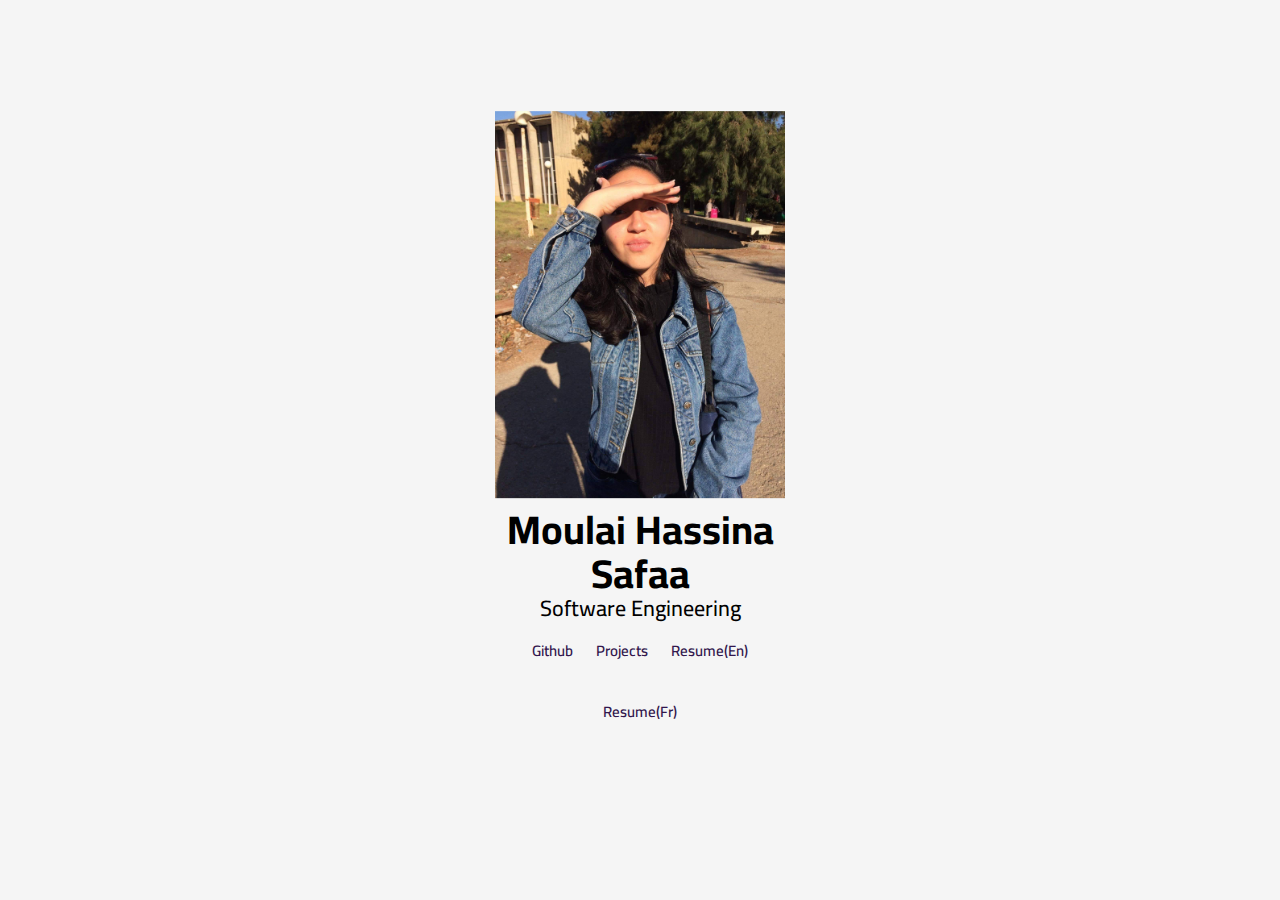
<file: index.html>
<!DOCTYPE html>
<html>
<head>
    <!-- /*~~~~~ Moulai Hassina Safaa Website ~~~~~*/ -->

    <meta charset="utf-8">
    <meta http-equiv="X-UA-Compatible" content="IE=edge">
    <meta name="viewport" content="width=device-width, initial-scale=1, maximum-scale=1"/>

    <meta name="keywords" content="Moulai Hassina Safaa"> 
    <meta name="copyright" content="Moulai Hassina Safaa">
    <meta name="author" content="Moulai Hassina Safaa, moulaihassinasafaa@outlook.com">
    <meta name="url" content="https://sinou-web.github.io/moulaihassina.github.io">
 
    <meta property="og:title" content="Moulai Hassina Safaa">


    <meta property="og:url" content="https://sinou-web.github.io/moulaihassina.github.io">
    <meta property="og:locale" content="fr_FR" />
    <meta property="og:type" content="website" />
    <meta property="og:site_name" content="Moulai Hassina Safaa - Personal Website" />
    <meta property="twitter:title" content="Moulai Hassina Safaa">
    <meta property="twitter:description" content="">

    <title>Moulai Hassina Safaa - Personal Website</title>
    <link rel="icon" href="assets/img/bear-favicon.png">
    <link rel="stylesheet" href="assets/css/bootstrap.css">
    <link href="https://fonts.googleapis.com/css?family=Cairo" rel="stylesheet">
    <link rel="stylesheet" href="assets/css/style.css">
    <link rel="stylesheet" href="assets/css/responsive.css">
    <!--<script async src="https://www.googletagmanager.com/gtag/js?id=UA-133359723-1"></script>-->
   
</head>
<body> 
    <section id="home">
        <div class="container">
            <div class="position-center-center">
                <div class="col-lg-6 col-lg-offset-3">
                    <img src="assets/img/brown-bear.jpg">
                </div>  
                <div class="col-lg-6 col-lg-offset-3">
                    <h1>Moulai Hassina Safaa</h1>
                    <h2>Software Engineering</h2>
                </div>    
                <div class="col-lg-6 col-lg-offset-3 align-center">
                    <ul>
                        <li><a target="_blank" href="https://github.com/moulaihassina">Github</a></li>
                        <li><a href="https://sinou-web.github.io/moulaihassina.github.io/projects">Projects</a></li>
                        <li><a href="https://sinou-web.github.io/moulaihassina.github.io/resume.html">Resume(En)</a></li>
                        <li><a href="https://sinou-web.github.io/moulaihassina.github.io/frenchresume.html">Resume(Fr)</a></li>
                    </ul>
                </div>
            </div>
        </div>
    </section>
</body>
</html>
</file>
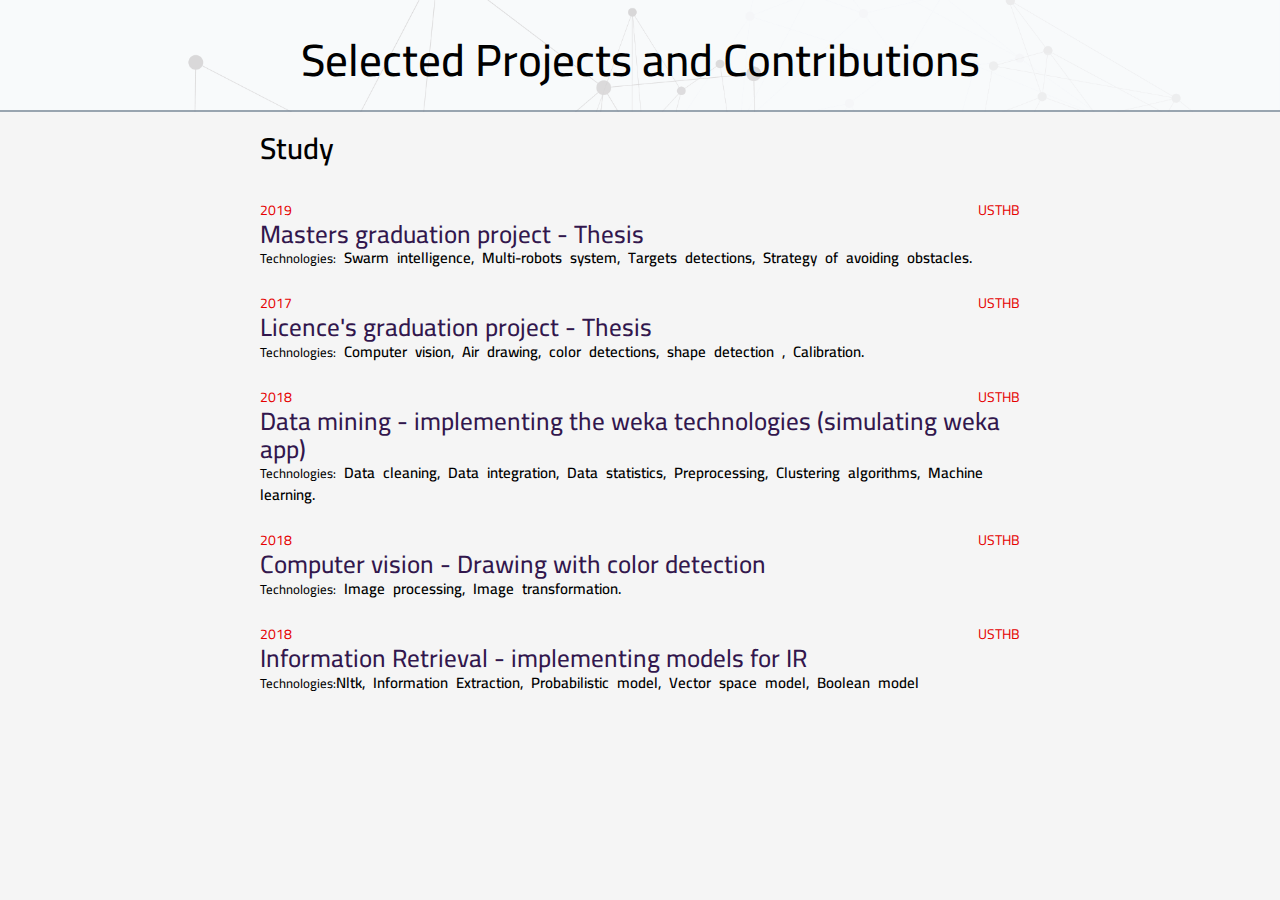
<file: projects/index.html>
<!DOCTYPE html>
<html>
<head>
    <!-- /*~~~~~ hassinou Website - projects ~~~~~*/ -->
    <meta charset="utf-8">
    <meta http-equiv="X-UA-Compatible" content="IE=edge">
    <meta name="viewport" content="width=device-width, initial-scale=1, maximum-scale=1"/>
    <meta name="description" content=". "/>
    <meta name="keywords" content="Moulai Hassina Safaa, usthb,"> 
    <meta name="copyright" content="Moulai Hassina Safaa">
    <meta name="author" content="Hassina Safaa Moulai, moulaihassinasafaa@outlook.com">
    <meta name="url" content="https://sinou-web.github.io/moulaihassina.github.io">

    <meta property="og:description" content="Projects & Conributions.">

    <meta property="og:url" content="https://sinou-web.github.io/moulaihassina.github.io/projects">
    <meta property="og:locale" content="fr_FR" />
    <meta property="og:type" content="website" />
    <meta property="og:site_name" content="Moulai Hassina Safaa - Personal Website" />
    <meta property="twitter:title" content="Moulai Hassina Safaa">
    <meta property="twitter:description" content="Projects & Conributions.">

    <meta property="twitter:card" content="summary_large_image">
   
    <title>Hassina Safaa Moulai- Selected Projects &amp; Conributions</title>
    <link rel="icon" href="../assets/img/favicon.png">
    <link rel="stylesheet" href="../assets/css/bootstrap.css">
    <link href="https://fonts.googleapis.com/css?family=Cairo" rel="stylesheet">
    <link rel="stylesheet" href="../assets/css/style.css">
    <link rel="stylesheet" href="../assets/css/responsive.css">


</head>
<body>

    <section id="header">
        <div class="container">
                <div class="col-lg-12 col-xs-12 align-center info">
                    <h1>Selected  Projects and Contributions</h1>
                </div>
        </div>
    </section>
    <section id="content" >
        <div class="container">
            <div class="col-lg-8 col-lg-offset-2 col-xs-12 align-left">
               
                
                    <!-- <div class="activity">
                        <div class="col-lg-6 col-xs-6 align-left column-small info">2014</div>
                        <div class="col-lg-6 col-xs-6 align-right column-small info">Wello</div>
                        <a target="_blank" href="http://wellomag.com/">
                        <h3 class="title">Wello Magazine</h3> 
                        </a>
                        <p class="technologies"><span class="keywords">Technologies:</span> HTML5, CSS3, JavaScript PHP, Worpress, JQuery, AJAX, MySQL.</p>
                    </div> -->
                  
                <div class="activity-type">
                    <h2 class="type">Study</h2> 
                   
                    <div class="activity">
                        <div class="col-lg-6 col-xs-6 align-left column-small info">2019</div>
                        <div class="col-lg-6 col-xs-6 align-right column-small info">USTHB</div>
                        <a target="_blank" href="https://github.com/moulaihassina/MasterProject">
                        <h3 class="title">Masters graduation project - Thesis</h3> 
                        </a>
                        <p class="technologies"><span class="keywords">Technologies:</span> Swarm intelligence, Multi-robots system, Targets detections, Strategy of avoiding obstacles.</p>
                    </div>

                     <div class="activity">
                        <div class="col-lg-6 col-xs-6 align-left column-small info">2017</div>
                        <div class="col-lg-6 col-xs-6 align-right column-small info">USTHB</div>
                        <a target="_blank" href="https://github.com/moulaihassina/LicenceProject">
                        <h3 class="title">Licence's graduation project - Thesis</h3> 
                        </a>
                        <p class="technologies"><span class="keywords">Technologies:</span> Computer vision, Air drawing, color detections, shape detection , Calibration.</p>
                    </div>
                    <div class="activity">
                        <div class="col-lg-6 col-xs-6 align-left column-small info">2018</div>
                        <div class="col-lg-6 col-xs-6 align-right column-small info">USTHB</div>
                        <a target="_blank" href="https://github.com/sinou-web/datamining">
                        <h3 class="title"> Data mining - implementing the weka technologies (simulating weka app) </h3> 
                        </a>
                        <p class="technologies"><span class="keywords">Technologies:</span> Data cleaning, Data integration, Data statistics, Preprocessing, Clustering algorithms, Machine learning.</p>
                    </div>
                    <div class="activity">
                        <div class="col-lg-6 col-xs-6 align-left column-small info">2018</div>
                        <div class="col-lg-6 col-xs-6 align-right column-small info">USTHB</div>
                        <a target="_blank" href="https://github.com/sinou-web/Vision">
                        <h3 class="title"> Computer vision - Drawing with color detection </h3> 
                        </a>
                        <p class="technologies"><span class="keywords">Technologies:</span> Image processing, Image transformation.</p>
                    </div>
                    <div class="activity">
                        <div class="col-lg-6 col-xs-6 align-left column-small info">2018</div>
                        <div class="col-lg-6 col-xs-6 align-right column-small info">USTHB</div>
                        <a target="_blank" href="https://github.com/sinou-web/RI">
                        <h3 class="title"> Information Retrieval  - implementing models for IR </h3> 
                        </a>
                        <p class="technologies"><span class="keywords">Technologies:</span>Nltk, Information Extraction, Probabilistic model, Vector space model, Boolean model</p>
                    </div>
                </div>
               
                    <!-- <div class="activity">
                        <div class="col-lg-6 col-xs-6 align-left column-small info">2016 - 2017</div>
                        <div class="col-lg-6 col-xs-6 align-right column-small info">Fox-Hound</div>
                        <h3 class="title">CTF Challenges Player</h3> 
                        <a target="_blank" href="http://wellomag.com/">
                        </a>
                        <p class="technologies"><span class="keywords">Technologies:</span> HTML5, CSS3, JavaScript PHP, Worpress, JQuery, AJAX, MySQL.</p>
                    </div>
                    <div class="activity">
                        <div class="col-lg-6 col-xs-6 align-left column-small info">2015 - 2018</div>
                        <div class="col-lg-6 col-xs-6 align-right column-small info">OpenMindsClub</div>
                        <h3 class="title">Club member</h3> 
                        <a target="_blank" href="http://wellomag.com/">
                        </a>
                        <p class="technologies"><span class="keywords">Technologies:</span> HTML5, CSS3, JavaScript PHP, Worpress, JQuery, AJAX, MySQL.</p>
                    </div> -->
                
                </div>
            </div>
        </div>
    </section>
</body>
</html>
</file>
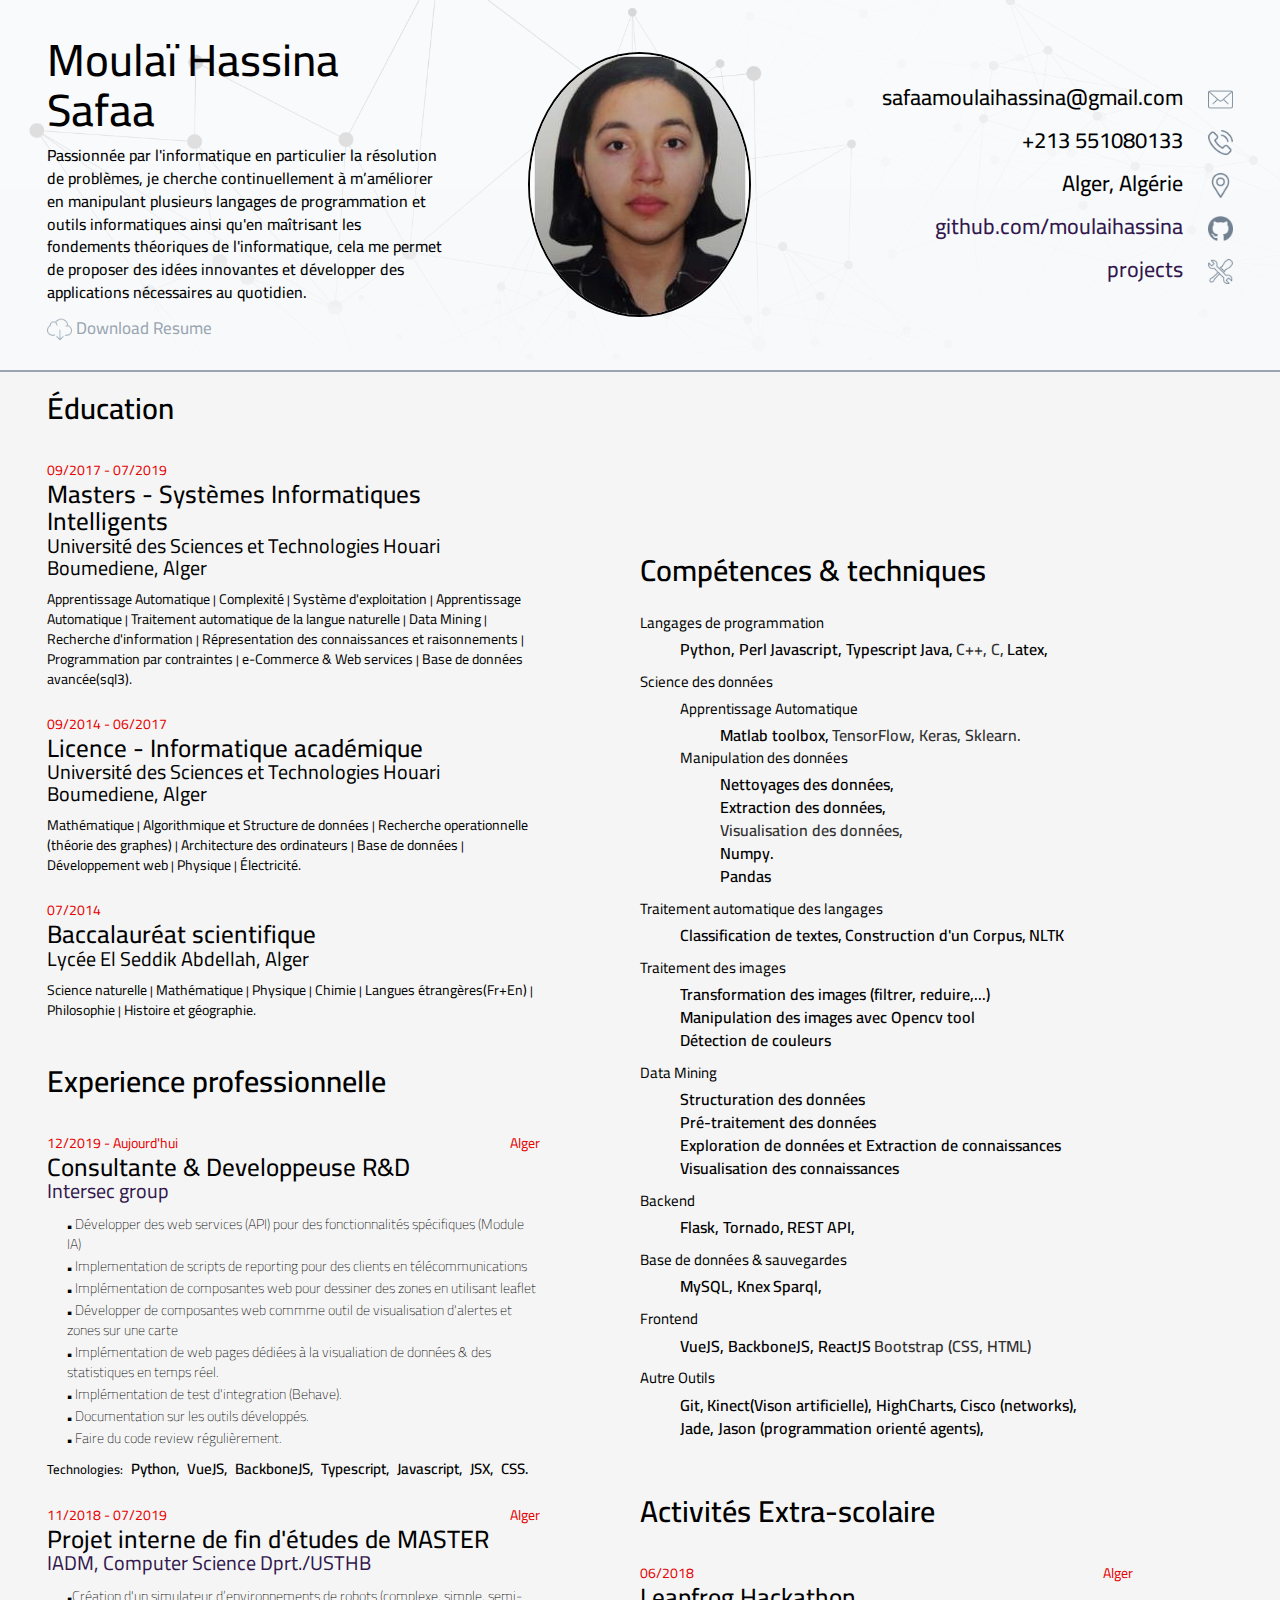
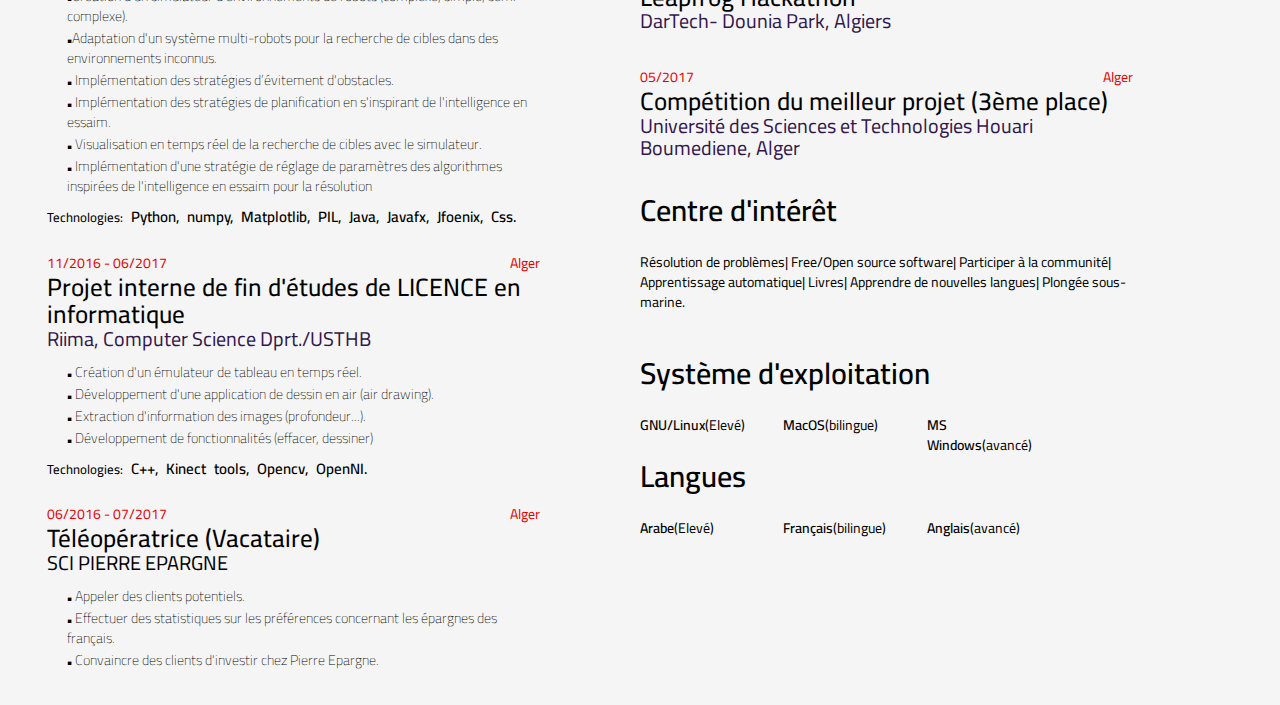
<file: frenchresume.html>
<!DOCTYPE html>
<html>
<head>
    <!-- /*~~~~~ Moulaï Hassina Safaa Website ~~~~~*/ -->

    <meta charset="utf-8">
    <meta http-equiv="X-UA-Compatible" content="IE=edge">
    <meta name="viewport" content="width=device-width, initial-scale=1, maximum-scale=1"/>
    <meta name="description" content="."/>
    <meta name="keywords" content="Moulaï Hassina Safaa, software engineer, algeria"> 

    <meta name="author" content="Moulaï Hassina Safaa, moulaihassinasafaa@outlook.com, safaamoulaihassina@gmail.com">
    <meta name="url" content="https://sinou-web.github.io/moulaihassina.github.io/resume.html">

    <meta property="og:title" content="Moulaï Hassina Safaa">
    <meta property="og:description" content=".">

    <meta property="og:url" content="https://sinou-web.github.io/moulaihassina.github.io/resume.html">
    <meta property="og:locale" content="fr_FR" />
    <meta property="og:type" content="website" />
    <meta property="og:site_name" content="Moulaï Hassina Safaa - Personal Website" />
    <meta property="twitter:title" content="Moulaï Hassina Safaa">

    <meta property="twitter:card" content="summary_large_image">
    <meta name="twitter:image:alt" content="Moulaï Hassina Safaa">
    <title>Moulaï Hassina Safaa - Resume</title>
    <link rel="icon" href="assets/img/favicon2.jpg">
    <link rel="stylesheet" href="assets/css/bootstrap.css">
    <link href="https://fonts.googleapis.com/css?family=Cairo" rel="stylesheet">
    <link rel="stylesheet" href="assets/css/style.css">
    <link rel="stylesheet" href="assets/css/responsive.css">

</head>
<body>

    <section id="header">
        <div class="container">
                <div class="col-lg-4 col-xs-12 align-left info">
                    <h1>Moulaï Hassina Safaa</h1>
                    <p id="desc">Passionnée par l'informatique en particulier la résolution de problèmes, je cherche continuellement à m’améliorer en manipulant plusieurs langages de programmation et outils informatiques ainsi qu'en maîtrisant les fondements théoriques de l'informatique, cela me permet de proposer des idées innovantes et développer des applications nécessaires au quotidien.</p>
                    <a id="dl" download="MoulaiHassinaResumefr.pdf" href="https://sinou-web.github.io/moulaihassina.github.io/MoulaiHassinaResumefr.pdf">
                     <h5><img class="in-pic" src="assets/img/dl.png" alt="download"/> Download Resume</h5>
                    </a>
                </div>
                <div class="col-lg-4 col-xs-12 align-center info">
                    <img id="picture" src="assets/img/moulaihassina11.jpg" alt="Moulaï Hassina Safaa" />
                </div>
                <div class="col-lg-4 col-xs-12 align-right info">
                    <h5>safaamoulaihassina@gmail.com <img class="in-pic" src="assets/img/mail.png" alt="email"/></h5>
                    <h5>+213 551080133 <img class="in-pic" src="assets/img/phone-call.png" alt="tel"/></h5>
                    <h5>Alger, Algérie <img class="in-pic" src="assets/img/locate.png" alt="location"/></h5>
                    <a target="_blank" href="https://github.com/moulaihassina">
                     <h5>github.com/moulaihassina <img class="in-pic" src="assets/img/github.png" alt="github"/></h5>
                    </a>
                    <a target="_blank" href="https://sinou-web.github.io/moulaihassina.github.io/projects">
                     <h5>projects <img class="in-pic" src="assets/img/work.png" alt="github"/></h5>
                    </a>

                </div>
        </div>
    </section>
    <section id="content" >
        <div class="container">
            <div class="col-lg-6 col-xs-12 align-left column">

                    <div class="activity-type">
                    <h2 class="type">Éducation</h2> 
                    <div class="activity">
                        <div class="col-lg-6 col-xs-6 align-left column-small info">09/2017 - 07/2019</div>
                        <div class="col-lg-6 col-xs-6 align-right column-small info" style="opacity: 0">Algiers</div>
                        <h3 class="title">Masters - Systèmes Informatiques Intelligents</h3> 
                        <h4 class="institution">Université des Sciences et Technologies Houari Boumediene, Alger</h4> 
                        <p>Apprentissage Automatique<span class="pipe"> |</span>
                            Complexité<span class="pipe"> |</span>
                       
                            Système d'exploitation<span class="pipe"> |</span>
                            Apprentissage Automatique<span class="pipe"> |</span>
                            Traitement automatique de la langue naturelle<span class="pipe"> |</span>
                        Data Mining<span class="pipe"> |</span>
                        Recherche d'information<span class="pipe"> |</span>
                        Répresentation des connaissances et raisonnements<span class="pipe"> |</span> 
                        Programmation par contraintes<span class="pipe"> |</span> 
                        e-Commerce &amp; Web services<span class="pipe"> |</span> 
                        Base de données avancée(sql3).</p>
                    </div>
                    <div class="activity">
                        <div class="col-lg-6 col-xs-6 align-left column-small info">09/2014 - 06/2017</div>
                        <div class="col-lg-6 col-xs-6 align-right column-small info" style="opacity: 0">Algiers</div>
                        <h3 class="title">Licence - Informatique académique</h3> 
                        <h4 class="institution">Université des Sciences et Technologies Houari Boumediene, Alger</h4> 
                        <p>Mathématique<span class="pipe"> |</span>
                        Algorithmique et Structure de données<span class="pipe"> |</span>
                        Recherche operationnelle (théorie des graphes)<span class="pipe"> |</span>
                        Architecture des ordinateurs<span class="pipe"> |</span>
                        Base de données<span class="pipe"> |</span>
                        Développement web<span class="pipe"> |</span>
                        Physique<span class="pipe"> |</span>
                        Électricité.</p>
                    </div>
                    <div class="activity">
                        <div class="col-lg-6 col-xs-6 align-left column-small info">07/2014</div>
                        <div class="col-lg-6 col-xs-6 align-right column-small info" style="opacity: 0">Alger</div>
                        <h3 class="title">Baccalauréat scientifique</h3> 
                        <h4 class="institution">Lycée El Seddik Abdellah, Alger</h4> 
                        <p>Science naturelle<span class="pipe"> |</span>
                        Mathématique<span class="pipe"> |</span>
                        Physique<span class="pipe"> |</span>
                        Chimie<span class="pipe"> |</span>
                        Langues étrangères(Fr+En)<span class="pipe"> |</span>
                        Philosophie<span class="pipe"> |</span> 
                        Histoire et géographie.</p>
                    </div>
                </div>
              <div class="activity-type">
                    <h2 class="type">Experience professionnelle</h2> 
                    <div class="activity">
                        <div class="col-lg-6 col-xs-6 align-left column-small info">12/2019 - Aujourd'hui</div>
                        <div class="col-lg-6 col-xs-6 align-right column-small info">Alger</div>
                        <h3 class="title">Consultante & Developpeuse R&D</h3> 
                        <a target="_blank" href="https://www.intersec.com">
                        <h4 class="institution">Intersec group</h4> 
                        </a>
                        <ul class="tasks">
                            <li><span>.</span> Développer des web services (API) pour des fonctionnalités spécifiques (Module IA)</li>
                            <li><span>.</span> Implementation de scripts de reporting pour des clients en télécommunications</li>
                            <li><span>.</span> Implémentation de composantes web pour dessiner des zones en utilisant leaflet</li>
                            <li><span>.</span> Développer de composantes web commme outil de visualisation d'alertes et zones sur une carte</li>
                            <li><span>.</span> Implémentation de web pages dédiées à la visualiation de données & des statistiques en temps réel.</li>
                            <li><span>.</span> Implémentation de test d'integration (Behave).</li>
                            <li><span>.</span> Documentation sur les outils développés.</li>
                            <li><span>.</span> Faire du code review régulièrement.</li>
                        </ul>
                        <p class="technologies"><span class="keywords">Technologies: </span>Python, VueJS, BackboneJS, Typescript, Javascript, JSX, CSS.</p>
                    </div>
                    <div class="activity">
                        <div class="col-lg-6 col-xs-6 align-left column-small info">11/2018 - 07/2019</div>
                        <div class="col-lg-6 col-xs-6 align-right column-small info">Alger</div>
                        <h3 class="title">Projet interne de fin d'études de MASTER</h3> 
                        <a target="_blank" href="https://lria.usthb.dz/node/10">
                        <h4 class="institution">IADM, Computer Science Dprt./USTHB</h4> 
                        </a>
                        <ul class="tasks">
                            <li><span>.</span>Création d'un simulateur d’environnements de robots (complexe, simple, semi-complexe).</li>
                            <li><span>.</span>Adaptation d'un système multi-robots pour la recherche de cibles dans des environnements inconnus.</li>
                            <li><span>.</span> Implémentation des stratégies d’évitement d'obstacles.</li>
                            <li><span>.</span> Implémentation des stratégies de planification en s'inspirant de l'intelligence en essaim.</li>
                            <li><span>.</span> Visualisation en temps réel de la recherche de cibles avec le simulateur.</li>
                            <li><span>.</span> Implémentation d'une stratégie de réglage de paramètres des algorithmes inspirées de l'intelligence en essaim pour la résolution</li>
            
                        </ul>
                        <p class="technologies"><span class="keywords">Technologies: </span>Python, numpy, Matplotlib, PIL, Java, Javafx, Jfoenix, Css.</p>
                    </div>
                      <div class="activity">
                        <div class="col-lg-6 col-xs-6 align-left column-small info">11/2016 - 06/2017</div>
                        <div class="col-lg-6 col-xs-6 align-right column-small info">Alger</div>
                        <h3 class="title">Projet interne de fin d'études de LICENCE en informatique </h3> 
                        <a target="_blank" href="http://www.riima.usthb.dz/?q=node/169">
                        <h4 class="institution">Riima, Computer Science Dprt./USTHB</h4> 
                        </a>
                        <ul class="tasks">
                            <li><span>.</span> Création d'un émulateur de tableau en temps réel.</li>
                            <li><span>.</span> Développement d'une application de dessin en air (air drawing).</li>
                            <li><span>.</span> Extraction d'information des images (profondeur...).</li>
                            <li><span>.</span> Développement de fonctionnalités (effacer, dessiner)</li>
                          </ul>
                        <p class="technologies"><span class="keywords">Technologies:</span> C++, Kinect tools, Opencv, OpenNI.</p>
                    </div>   
                    <div class="activity">
                        <div class="col-lg-6 col-xs-6 align-left column-small info">06/2016 - 07/2017</div>
                        <div class="col-lg-6 col-xs-6 align-right column-small info">Alger</div>
                        <h3 class="title">Téléopératrice (Vacataire)</h3> 
                        <h4 class="institution">SCI PIERRE EPARGNE</h4>
                         <ul class="tasks">
                            <li><span>.</span> Appeler des clients potentiels.</li>
                            <li><span>.</span> Effectuer des statistiques sur les préférences concernant les épargnes des français.</li>
                            <li><span>.</span> Convaincre des clients d'investir chez Pierre Epargne.</li>
                        </ul>
                    </div> 
                </div>
            </div>
            <div class="col-lg-6 col-xs-12 align-left column">
                <div class="activity-type">
                    <h2 class="type">Compétences &amp; techniques</h2> 
                    <div class="activity">
                        <div class="skill-type">Langages de programmation</div>
                        <ul>
                            <li class="main">Python, Perl</li>
                            <li class="main">Javascript, Typescript</li>
                            <li class="main">Java, </li>
                            <li class="secondary">C++, C, </li>
                            <li class="main">Latex, </li>
                        </ul>
                        <div class="skill-type">Science des données</div>
                        <ul>
                            <li class="skill-type">Apprentissage Automatique</li>
                            <ul>
                                <li class="main">Matlab toolbox,</li>
                                <li class="secondary">TensorFlow, Keras, Sklearn.</li>
                            </ul>
                            <li class="skill-type">Manipulation des données</li>
                            <ul>
                                <li class="main">Nettoyages des données, </li>
                                <br>
                                <li class="main">Extraction des données, </li>
                                <br>
                                <li class="secondary">Visualisation des données, </li>
                                <br>
                                <li class="main">Numpy.</li>
                                <br>
                                <li class="main">Pandas</li>
                            </ul>
                            
                        </ul>
                        <div class="skill-type">Traitement automatique des langages</div>
                        <ul>
                            <li class="main">Classification de textes, </li>
                            <li class="main">Construction d'un Corpus, </li>
                            <li class="main">NLTK</li>
                        </ul>
                        <div class="skill-type">Traitement des images</div>
                        <ul>
                           
                            <li class="main">Transformation des images (filtrer, reduire,...)</li>
                            <br>
                            <li class="main">Manipulation des images avec Opencv tool</li>
                            <br>
                            <li class="main">Détection de couleurs</li>
                        </ul>
                        <div class="skill-type">Data Mining</div>
                        <ul>
                           
                            <li class="main">Structuration des données</li>
                            <br>
                            <li class="main">Pré-traitement des données</li>
                            <br>
                            <li class="main">Exploration de données et Extraction de connaissances</li>
                            <br>
                            <li class="main">Visualisation des connaissances</li>
                        </ul>
                        <div class="skill-type">Backend</div>
                        <ul>
                            <li class="main">Flask, Tornado, </li>
                            <li class="main">REST API, </li>
                        </ul>
                        <div class="skill-type">Base de  données &amp; sauvegardes</div>
                        <ul>
                            <li class="main">MySQL, Knex</li>
                            <li class="main">Sparql, </li>
                        </ul>
                        <div class="skill-type">Frontend</div>
                        <ul>
                            <li class="main">VueJS, BackboneJS, ReactJS </li>
                            <li class="secondary">Bootstrap (CSS, HTML)</li>
                        </ul>
                        <div class="skill-type">Autre Outils</div>
                        <ul>
                            <li class="main">Git,</li>
                            <li class="main">Kinect(Vison artificielle), HighCharts,</li>
                            <li class="main">Cisco (networks), </li>
                            <li class="main">Jade, Jason (programmation orienté agents),</li>
                           
                         </ul>
                    </div>
                </div>
            
                <div class="activity-type">
                    <h2 class="type">Activités Extra-scolaire</h2> 
                    <div class="activity">
                        <div class="col-lg-6 col-xs-6 align-left column-small info">06/2018</div>
                        <div class="col-lg-6 col-xs-6 align-right column-small info">Alger</div>
                        <h3 class="title">Leapfrog Hackathon</h3> 
                        <a target="_blank" href="https://cse.club/leapfrog-hack">
                        <h4 class="institution">DarTech- Dounia Park, Algiers</h4> 
                        </a>
                    </div>
                    
                    <div class="activity">
                        <div class="col-lg-6 col-xs-6 align-left column-small info">05/2017</div>
                        <div class="col-lg-6 col-xs-6 align-right column-small info">Alger</div>
                        <h3 class="title">Compétition du meilleur projet (3ème place)</h3> 
                        <a target="_blank" href="https://www.usthb.dz/fr/actu/430">
                        <h4 class="institution">Université des Sciences et Technologies Houari Boumediene, Alger</h4> 
                        </a>
                    </div>
            
                    <h2 class="type">Centre d'intérêt</h2> 
                    <div class="activity">
                        <p>
                            
                            Résolution de problèmes<span>|</span> 
                            Free/Open source software<span>|</span> 
                            Participer à la communité<span>|</span> 
                            Apprentissage automatique<span>|</span> 
                            Livres<span>|</span> 
                            Apprendre de nouvelles langues<span>|</span> 
                            Plongée sous-marine.

                        </p>
                    </div>
                </div>
                
                <div class="activity-type">
                    <h2 class="type">Système d'exploitation</h2> 
                    <div class="activity">
                        <div class="col-lg-3 align-left column-small lang-row">
                            <span class="lang">GNU/Linux</span>(Elevé)
                        </div>
                        <div class="col-lg-3 align-left column-small lang-row">
                            <span class="lang">MacOS</span>(bilingue)
                        </div>
                        <div class="col-lg-3 align-left column-small lang-row">
                            <span class="lang">MS Windows</span>(avancé)
                        </div>
                    </div>
                </div>
                <div class="activity-type">
                    <h2 class="type">Langues</h2> 
                    <div class="activity">
                        <div class="col-lg-3 align-left column-small lang-row">
                            <span class="lang">Arabe</span>(Elevé)
                        </div>
                        <div class="col-lg-3 align-left column-small lang-row">
                            <span class="lang">Français</span>(bilingue)
                        </div>
                        <div class="col-lg-3 align-left column-small lang-row">
                            <span class="lang">Anglais</span>(avancé)
                        </div>
                    </div>
                </div>
            </div>
        </div>
    </section>
</body>
</html>
</file>
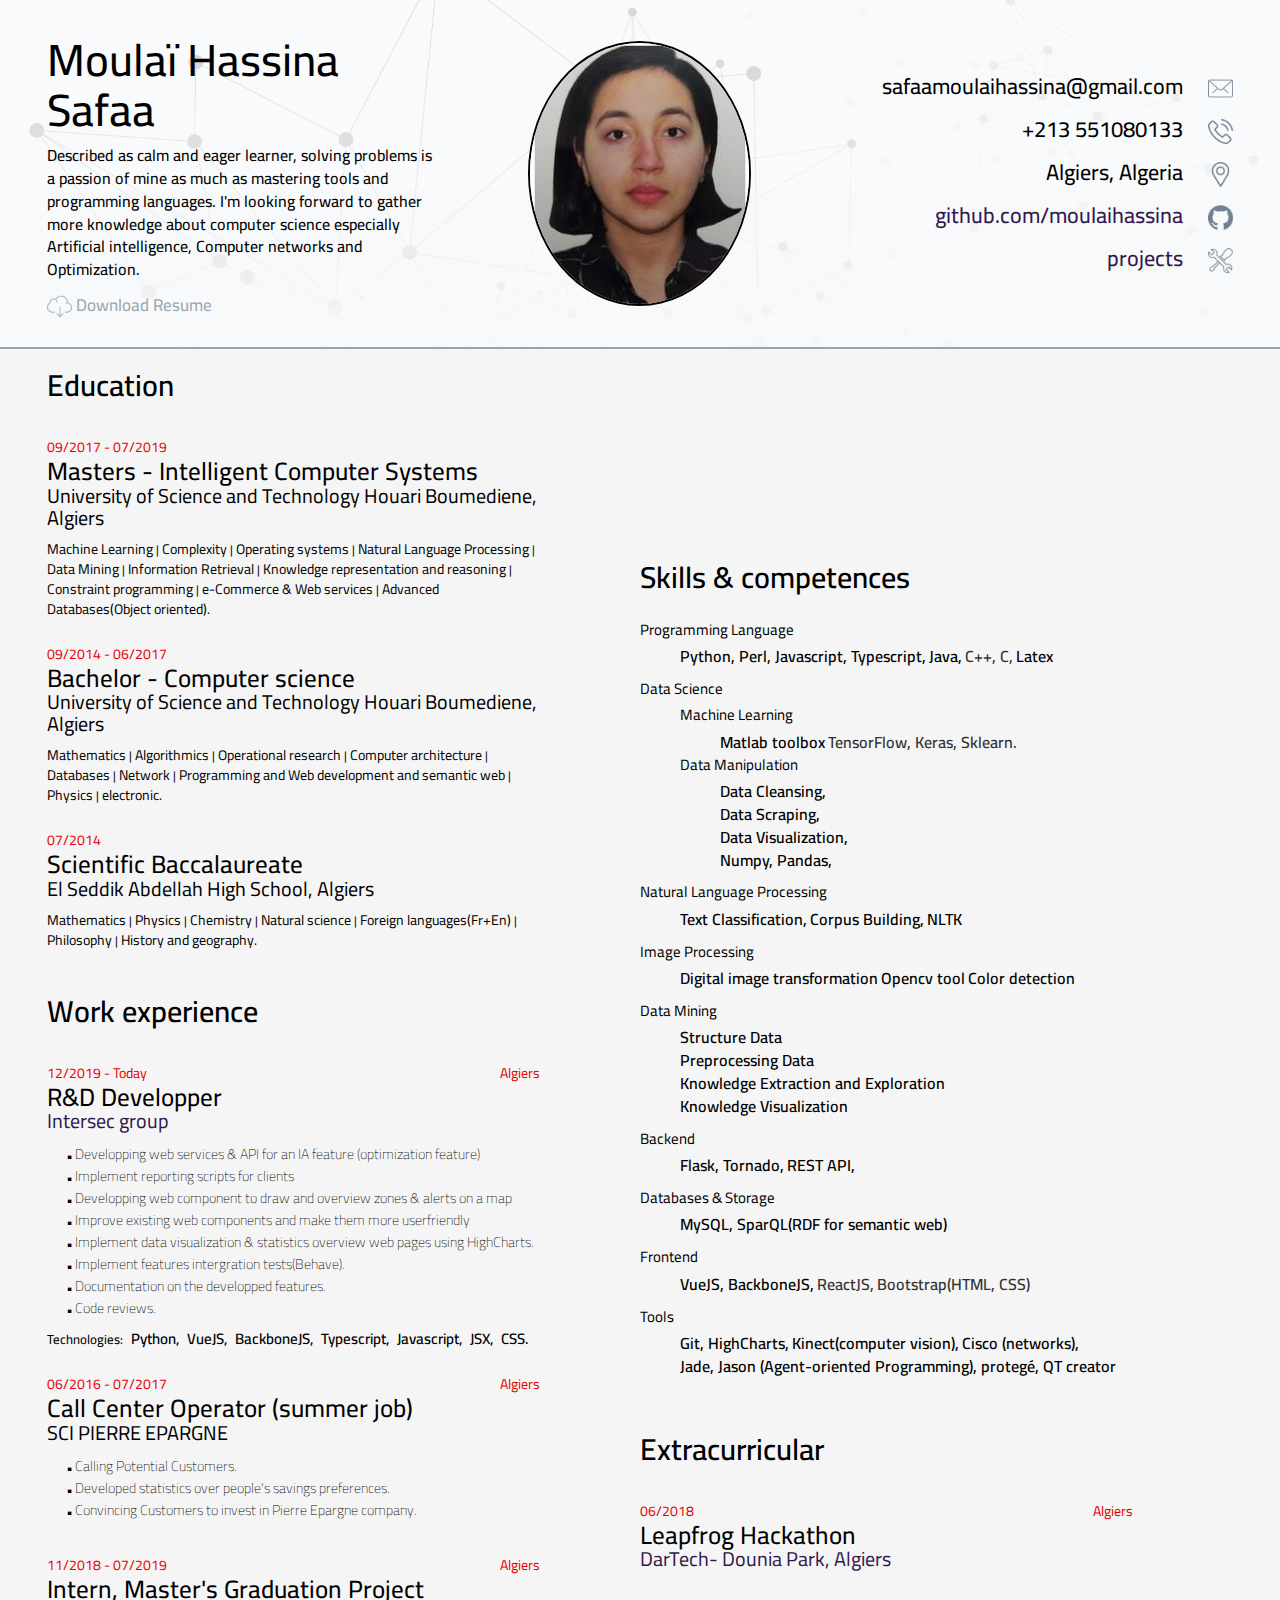
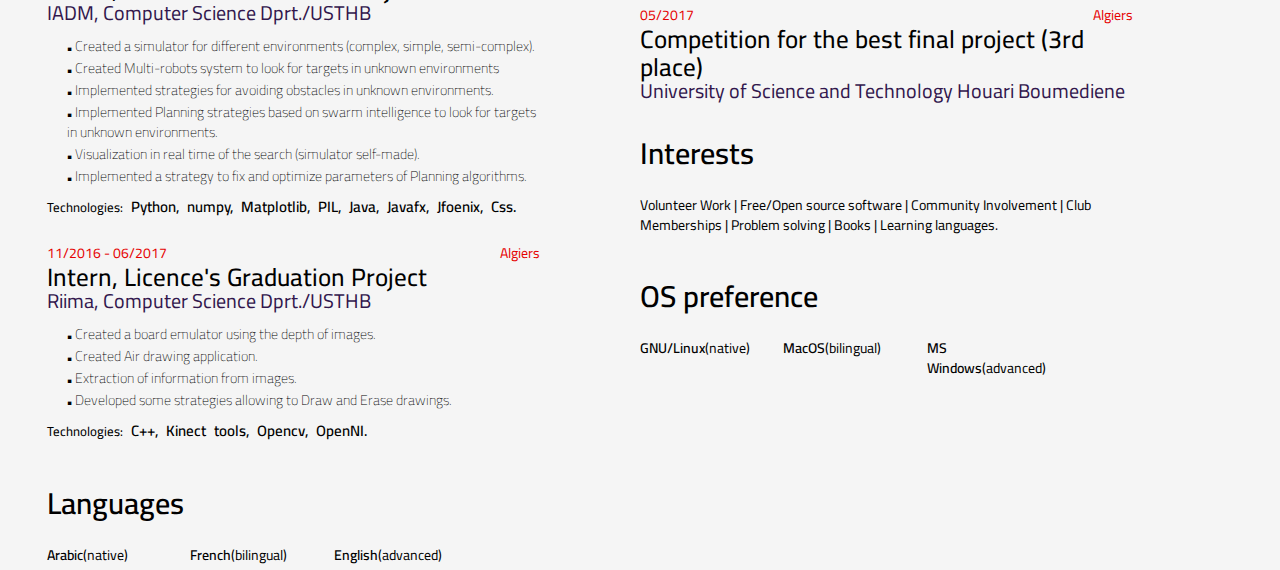
<file: resume.html>
<!DOCTYPE html>
<html>
<head>
    <!-- /*~~~~~ Moulaï Hassina Safaa Website ~~~~~*/ -->

    <meta charset="utf-8">
    <meta http-equiv="X-UA-Compatible" content="IE=edge">
    <meta name="viewport" content="width=device-width, initial-scale=1, maximum-scale=1"/>
    <meta name="description" content="."/>
    <meta name="keywords" content="Moulaï Hassina Safaa, software engineer, algeria"> 
    <meta name="copyright" content="Moulaï Hassina Safaa">
    <meta name="author" content="Moulaï Hassina Safaa, moulaihassinasafaa@outlook.com, safaamoulaihassina@gmail.com">
    <meta name="url" content="https://sinou-web.github.io/moulaihassina.github.io/resume.html">
    <meta name="revised" content="Thursday, May 23th, 2019, 21:00" />
    <meta property="og:title" content="Moulaï Hassina Safaa">
    <meta property="og:description" content=".">
    
    <meta property="og:url" content="https://sinou-web.github.io/moulaihassina.github.io/resume.html">
    <meta property="og:locale" content="fr_FR" />
    <meta property="og:type" content="website" />
    <meta property="og:site_name" content="Moulaï Hassina Safaa - Personal Website" />
    <meta property="twitter:title" content="Moulaï Hassina Safaa">
    <meta property="twitter:description" content="">

    <meta property="twitter:card" content="summary_large_image">
    <meta name="twitter:image:alt" content="Moulaï Hassina Safaa">
    <title>Moulaï Hassina Safaa - Resume</title>
    <link rel="icon" href="assets/img/favicon2.jpg">
    <link rel="stylesheet" href="assets/css/bootstrap.css">
    <link href="https://fonts.googleapis.com/css?family=Cairo" rel="stylesheet">
    <link rel="stylesheet" href="assets/css/style.css">
    <link rel="stylesheet" href="assets/css/responsive.css">

</head>
<body>

    <section id="header">
        <div class="container">
                <div class="col-lg-4 col-xs-12 align-left info">
                    <h1>Moulaï Hassina Safaa</h1>
                    <p id="desc">Described as calm and eager learner, solving problems is a passion of mine as much as mastering tools and programming languages. I'm looking forward to gather more knowledge about computer science especially Artificial intelligence, Computer networks and Optimization.</p>
                    <a id="dl" download="MoulaiHassinaResume.pdf" href="https://sinou-web.github.io/moulaihassina.github.io/MoulaiHassinaResume.pdf">
                     <h5><img class="in-pic" src="assets/img/dl.png" alt="download"/> Download Resume</h5>
                    </a>
                </div>
                <div class="col-lg-4 col-xs-12 align-center info">
                    <img id="picture" src="assets/img/moulaihassina11.jpg" alt="Moulaï Hassina Safaa" />
                </div>
                <div class="col-lg-4 col-xs-12 align-right info">
                    <h5>safaamoulaihassina@gmail.com <img class="in-pic" src="assets/img/mail.png" alt="email"/></h5>
                    <h5>+213 551080133 <img class="in-pic" src="assets/img/phone-call.png" alt="tel"/></h5>
                    <h5>Algiers, Algeria <img class="in-pic" src="assets/img/locate.png" alt="location"/></h5>
                    <a target="_blank" href="https://github.com/moulaihassina">
                     <h5>github.com/moulaihassina <img class="in-pic" src="assets/img/github.png" alt="github"/></h5>
                    </a>
                    <a target="_blank" href="https://sinou-web.github.io/moulaihassina.github.io/projects">
                     <h5>projects <img class="in-pic" src="assets/img/work.png" alt="github"/></h5>
                    </a>

                </div>
        </div>
    </section>
    <section id="content" >
        <div class="container">
            <div class="col-lg-6 col-xs-12 align-left column">

                    <div class="activity-type">
                    <h2 class="type">Education</h2> 
                    <div class="activity">
                        <div class="col-lg-6 col-xs-6 align-left column-small info">09/2017 - 07/2019</div>
                        <div class="col-lg-6 col-xs-6 align-right column-small info" style="opacity: 0">Algiers</div>
                        <h3 class="title">Masters - Intelligent Computer Systems</h3> 
                        <h4 class="institution">University of Science and Technology Houari Boumediene, Algiers</h4> 
                        <p>Machine Learning<span class="pipe"> |</span>
                              Complexity<span class="pipe"> |</span>
                           
                            Operating systems<span class="pipe"> |</span>
                        Natural Language Processing<span class="pipe"> |</span>
                        Data Mining<span class="pipe"> |</span>
                        Information Retrieval<span class="pipe"> |</span>
                        Knowledge representation and reasoning<span class="pipe"> |</span> 
                        Constraint programming<span class="pipe"> |</span> 
                        e-Commerce &amp; Web services<span class="pipe"> |</span> 
                        Advanced Databases(Object oriented).</p>
                    </div>
                    <div class="activity">
                        <div class="col-lg-6 col-xs-6 align-left column-small info">09/2014 - 06/2017</div>
                        <div class="col-lg-6 col-xs-6 align-right column-small info" style="opacity: 0">Algiers</div>
                        <h3 class="title">Bachelor - Computer science</h3> 
                        <h4 class="institution">University of Science and Technology Houari Boumediene, Algiers</h4> 
                        <p>Mathematics<span class="pipe"> |</span>
                        Algorithmics<span class="pipe"> |</span>
                        Operational research<span class="pipe"> |</span>
                        Computer architecture<span class="pipe"> |</span>
                        Databases<span class="pipe"> |</span>
                         Network<span class="pipe"> |</span>
                        Programming and Web development and semantic web<span class="pipe"> |</span>
                        Physics<span class="pipe"> |</span>
                        electronic.</p>
                    </div>
                    <div class="activity">
                        <div class="col-lg-6 col-xs-6 align-left column-small info">07/2014</div>
                        <div class="col-lg-6 col-xs-6 align-right column-small info" style="opacity: 0">Algiers</div>
                        <h3 class="title">Scientific Baccalaureate</h3> 
                        <h4 class="institution">El Seddik Abdellah High School, Algiers</h4> 
                        <p>Mathematics<span class="pipe"> |</span>
                        Physics<span class="pipe"> |</span>
                        Chemistry<span class="pipe"> |</span>
                        Natural science<span class="pipe"> |</span>
                        Foreign languages(Fr+En)<span class="pipe"> |</span>
                        Philosophy<span class="pipe"> |</span> 
                        History and geography.</p>
                    </div>
                </div>



               

              <div class="activity-type">
                    <h2 class="type">Work experience</h2>
                    <div class="activity">
                        <div class="col-lg-6 col-xs-6 align-left column-small info">12/2019 - Today</div>
                        <div class="col-lg-6 col-xs-6 align-right column-small info">Algiers</div>
                        <h3 class="title">R&D Developper</h3>
                        <a target="_blank" href="https://www.intersec.com">
                        <h4 class="institution">Intersec group</h4>
                        </a>
                        <ul class="tasks">
                            <li><span>.</span> Developping web services & API for an IA feature (optimization feature)</li>
                            <li><span>.</span> Implement reporting scripts for clients</li>
                            <li><span>.</span> Developping web component to draw and overview zones & alerts on a map</li>
                            <li><span>.</span> Improve existing web components and make them more userfriendly</li>
                            <li><span>.</span> Implement data visualization & statistics overview web pages using HighCharts.</li>
                            <li><span>.</span> Implement features intergration tests(Behave).</li>
                            <li><span>.</span> Documentation on the developped features.</li>
                            <li><span>.</span> Code reviews.</li>
                        </ul>
                        <p class="technologies"><span class="keywords">Technologies: </span>Python, VueJS, BackboneJS, Typescript, Javascript, JSX, CSS.</p>
                    </div> 
                    <div class="activity">
                        <div class="col-lg-6 col-xs-6 align-left column-small info">06/2016 - 07/2017</div>
                        <div class="col-lg-6 col-xs-6 align-right column-small info">Algiers</div>
                        <h3 class="title">Call Center Operator (summer job)</h3> 
                        <h4 class="institution">SCI PIERRE EPARGNE</h4>
                         <ul class="tasks">
                            <li><span>.</span> Calling Potential Customers.</li>
                            <li><span>.</span> Developed statistics over people's savings preferences.</li>
                            <li><span>.</span> Convincing Customers to invest in Pierre Epargne company.</li>
                        </ul>
                    </div>
                      <div class="activity">
                        <div class="col-lg-6 col-xs-6 align-left column-small info">11/2018 - 07/2019</div>
                        <div class="col-lg-6 col-xs-6 align-right column-small info">Algiers</div>
                        <h3 class="title">Intern, Master's Graduation Project </h3> 
                        <a target="_blank" href="https://lria.usthb.dz/node/10">
                        <h4 class="institution">IADM, Computer Science Dprt./USTHB</h4> 
                        </a>
                        <ul class="tasks">
                            <li><span>.</span> Created a simulator for different environments (complex, simple, semi-complex).</li>
                             <li><span>.</span> Created Multi-robots system to look for targets in unknown environments</li>
                            <li><span>.</span> Implemented strategies for avoiding obstacles in unknown environments.</li>
                            <li><span>.</span> Implemented Planning strategies based on swarm intelligence to look for targets in unknown environments.</li>
                            <li><span>.</span> Visualization in real time of the search (simulator self-made).</li>
                            <li><span>.</span> Implemented a strategy to fix and optimize parameters of Planning algorithms.</li>
                        </ul>
                        <p class="technologies"><span class="keywords">Technologies:</span> Python, numpy, Matplotlib, PIL, Java, Javafx, Jfoenix, Css.</p>
                    </div>
                      <div class="activity">
                        <div class="col-lg-6 col-xs-6 align-left column-small info">11/2016 - 06/2017</div>
                        <div class="col-lg-6 col-xs-6 align-right column-small info">Algiers</div>
                        <h3 class="title">Intern, Licence's Graduation Project </h3> 
                        <a target="_blank" href="http://www.riima.usthb.dz/?q=node/169">
                        <h4 class="institution">Riima, Computer Science Dprt./USTHB</h4> 
                        </a>
                        <ul class="tasks">
                            <li><span>.</span> Created a board emulator using the depth of images.</li>
                            <li><span>.</span> Created Air drawing application.</li>
                            <li><span>.</span> Extraction of information from images.</li>
                            <li><span>.</span> Developed some strategies allowing to Draw and Erase drawings.</li>
                          </ul>
                        <p class="technologies"><span class="keywords">Technologies:</span> C++, Kinect tools, Opencv, OpenNI.</p>
                    </div>
                </div>





                <div class="activity-type">
                    <h2 class="type">Languages</h2> 
                    <div class="activity">
                        <div class="col-lg-3 align-left column-small lang-row">
                            <span class="lang">Arabic</span>(native)
                        </div>
                        <div class="col-lg-3 align-left column-small lang-row">
                            <span class="lang">French</span>(bilingual)
                        </div>
                        <div class="col-lg-3 align-left column-small lang-row">
                            <span class="lang">English</span>(advanced)
                        </div>
                    </div>
                </div>
            </div>
            <div class="col-lg-6 col-xs-12 align-left column">
                <div class="activity-type">
                    <h2 class="type">Skills &amp; competences</h2> 
                    <div class="activity">
                        <div class="skill-type">Programming Language</div>
                        <ul>
                            <li class="main">Python, Perl, Javascript, Typescript, </li>
                            <li class="main">Java, </li>
                            <li class="secondary">C++, C, </li>
                            <li class="main">Latex</li>
                        </ul>
                        <div class="skill-type">Data Science</div>
                        <ul>
                            <li class="skill-type">Machine Learning</li>
                            <ul>
                               <li class="main">Matlab toolbox</li>
                                <li class="secondary">TensorFlow, Keras, Sklearn.</li>
                            </ul>
                            <li class="skill-type">Data Manipulation</li>
                            <ul>
                                <li class="main">Data Cleansing, </li>
                                <br>
                                <li class="main">Data Scraping, </li>
                                <br>
                                <li class="main">Data Visualization, </li>
                                <br>
                                <li class="main">Numpy, Pandas,</li>
                            </ul>
                            
                        </ul>
                        <div class="skill-type">Natural Language Processing</div>
                        <ul>
                            <li class="main">Text Classification, </li>
                            <li class="main">Corpus Building, </li>
                            <li class="main">NLTK</li>
                        </ul>
                        <div class="skill-type">Image Processing</div>
                        <ul>
                           
                            <li class="main">Digital image transformation</li>
                            <li class="main">Opencv tool</li>
                            <li class="main">Color detection</li>
                        </ul>
                        <div class="skill-type">Data Mining</div>
                        <ul>
                           
                            <li class="main">Structure Data</li>
                            <br>
                            <li class="main">Preprocessing Data</li>
                            <br>
                            <li class="main">Knowledge Extraction and Exploration</li>
                            <br>
                            <li class="main">Knowledge Visualization</li>
                        </ul>
                        <div class="skill-type">Backend</div>
                        <ul>
                            <li class="main">Flask, Tornado,</li>
                            <li class="main">REST API, </li>
                        </ul>
                        <div class="skill-type">Databases &amp; Storage</div>
                        <ul>
                           
                            <li class="main">MySQL, SparQL(RDF for semantic web)</li>
                        </ul>
                        <div class="skill-type">Frontend</div>
                        <ul>
                            <li class="main">VueJS, BackboneJS, </li>
                            <li class="secondary">ReactJS, </li>
                            <li class="secondary">Bootstrap(HTML, CSS)</li>
                        </ul>
                        <div class="skill-type">Tools</div>
                        <ul>
                            <li class="main">Git, HighCharts, </li>
                            <li classe="main">Kinect(computer vision), </li>
                            <li classe="main">Cisco (networks), </li>
                            <li class="main">Jade, Jason (Agent-oriented Programming), protegé, QT creator</li>
                        </ul>
                    </div>
                </div>
            
                <div class="activity-type">
                    <h2 class="type">Extracurricular</h2> 
                    <div class="activity">
                        <div class="col-lg-6 col-xs-6 align-left column-small info">06/2018</div>
                        <div class="col-lg-6 col-xs-6 align-right column-small info">Algiers</div>
                        <h3 class="title">Leapfrog Hackathon</h3> 
                        <a target="_blank" href="https://cse.club/leapfrog-hack">
                        <h4 class="institution">DarTech- Dounia Park, Algiers</h4> 
                        </a>
                    </div>
                    
                    <div class="activity">
                        <div class="col-lg-6 col-xs-6 align-left column-small info">05/2017</div>
                        <div class="col-lg-6 col-xs-6 align-right column-small info">Algiers</div>
                        <h3 class="title">Competition for the best final project (3rd place)</h3> 
                        <a target="_blank" href="https://www.usthb.dz/fr/actu/430">
                        <h4 class="institution">University of Science and Technology Houari Boumediene</h4> 
                        </a>
                    </div>
                    <!--
                    <div class="activity">
                        <div class="col-lg-6 col-xs-6 align-left column-small info">09/2018</div>
                        <div class="col-lg-6 col-xs-6 align-right column-small info">Algiers</div>
                        <h3 class="title">1st place winner Djezzy's Hackathon</h3> 
                        <a target="_blank" href="http://www.djezzy.dz/">
                        <h4 class="institution">OTA Djezzy</h4>
                        </a>
                    </div>
                    <div class="activity">
                        <div class="col-lg-6 col-xs-6 align-left column-small info">05/2018</div>
                        <div class="col-lg-6 col-xs-6 align-right column-small info">Abu Dhabi</div>
                        <h3 class="title">1st place winner NYUAD Hackathon</h3> 
                        <a target="_blank" href="http://sites.nyuad.nyu.edu/hackathon/">
                        <h4 class="institution">New York University</h4> 
                        </a>
                    </div>
                    <div class="activity">
                        <div class="col-lg-6 col-xs-6 align-left column-small info">05/2016 - 08/2017</div>
                        <div class="col-lg-6 col-xs-6 align-right column-small info">Algiers, Telemcen</div>
                        <h3 class="title">CTF - Capture The Flag</h3> 
                        <a target="_blank" href="https://www.emirfares.com/forum-sit-tlemcen-2015/#more-107">
                        <h4 class="institution">SIT CTF, Hack'tillS7our, MCTF</h4> 
                        </a>
                    </div>
                    <div class="activity">
                        <div class="col-lg-6 col-xs-6 align-left column-small info">03/2017</div>
                        <div class="col-lg-6 col-xs-6 align-right column-small info">Algiers</div>
                        <h3 class="title">3rd place Hack!t National Hackathon</h3>
                        <a target="_blank" href="https://www.hackit.tech/"> 
                        <h4 class="institution">Higher School of Computer Science</h4> 
                        </a>
                    </div>
                    <div class="activity">
                        <div class="col-lg-6 col-xs-6 align-left column-small info">12/2016</div>
                        <div class="col-lg-6 col-xs-6 align-right column-small info">Algiers</div>
                        <h3 class="title">2nd place Algeria Web Awards</h3> 
                        <a target="_blank" href="https://www.awa.dz/">
                        <h4 class="institution">Algiers department - AWA</h4> 
                        </a>
                    </div>
                    <div class="activity">
                        <div class="col-lg-6 col-xs-6 align-left column-small info">09/2016 - 06/2018</div>
                        <div class="col-lg-6 col-xs-6 align-right column-small info">Algiers</div>
                        <h3 class="title">Web Master/DBA</h3> 
                        <a target="_blank" href="http://openmindsclub.net">
                        <h4 class="institution">OpenMindsClub</h4> 
                        </a>
                    </div>
                    <div class="activity">
                        <div class="col-lg-6 col-xs-6 align-left column-small info">09/2017 - 05/2018</div>
                        <div class="col-lg-6 col-xs-6 align-right column-small info">Algiers</div>
                        <h3 class="title">Git Trainer</h3> 
                        <a target="_blank" href="https://fr.slideshare.net/SadZiani/git-workshop-95690502">
                        <h4 class="institution">OpenMindsClub</h4> 
                        </a>
                    </div>
                    <div class="activity">
                        <div class="col-lg-6 col-xs-6 align-left column-small info">05/2016, 2017, 2018</div>
                        <div class="col-lg-6 col-xs-6 align-right column-small info">Algiers</div>
                        <h3 class="title">GNU/Linux Install Party Organizer</h3> 
                        <a target="_blank" href="http://openmindsclub.net/ip8/  ">
                        <h4 class="institution">OpenMindsClub</h4> 
                        </a>
                    </div>
                </div>
                  -->

                    <h2 class="type">Interests</h2> 
                    <div class="activity">
                        <p>
                            
                            Volunteer Work <span>|</span> 
                            Free/Open source software <span>|</span> 
                            Community Involvement <span>|</span> 
                            Club Memberships <span>|</span> 
                            Problem solving <span>|</span> 
                            Books <span>|</span> 
                            Learning languages. <!-- <span>|</span>  -->

                        </p>
                    </div>
                </div>
                
                <div class="activity-type">
                    <h2 class="type">OS preference</h2> 
                    <div class="activity">
                        <div class="col-lg-3 align-left column-small lang-row">
                            <span class="lang">GNU/Linux</span>(native)
                        </div>
                        <div class="col-lg-3 align-left column-small lang-row">
                            <span class="lang">MacOS</span>(bilingual)
                        </div>
                        <div class="col-lg-3 align-left column-small lang-row">
                            <span class="lang">MS Windows</span>(advanced)
                        </div>
                    </div>
                </div> 
            </div>
        </div>
    </section>
</body>
</html>
</file>
<file: assets/css/style.css>
/*~~~~~ Saïd Ziani Website Style ~~~~~*/

/*~~ FONTS ~~*/

/*~~ GLOBAL ~~*/
html{height: 100%;}

body{
    height: 100%;
    font-family: 'Cairo';
    background-color: #f5f5f5;
    color: #000;
    text-transform: initial;
    letter-spacing: 0px;
    text-align: center;
}

.container{
    width: 95%;
    display: flex;
    align-items: center;
}

.align-left {
    text-align:left ;
}
.align-right {
    text-align:right ;
}
.align-center {
    text-align:center ;
}

.position-center-center {
    left: 50%;
    position: absolute;
    top: 48%;
    -webkit-transform: translate(-50%, -50%);
    -moz-transform: translate(-50%, -50%);
    -ms-transform: translate(-50%, -50%);
    transform: translate(-50%, -50%);
}

h1{font-size: 45px}
h5{font-size: 22px;text-transform: initial;padding: 3px 0px}

a{text-decoration: none !important; color: #32174d; transition: 0.3s;}
a:hover{ color: #d1c4e9 ; transition: 0.3s; }

ul li{
    display: inline-block;
    font-size: 16px;
    font-weight: 600;
}

.main{
    opacity: 1;
}

.secondary{
    opacity: .8;
}

/*****************/
/* Home */
#home{
    height: 100%
}
#home img{
    width: 100%
}
#home h1{
    font-size: 40px;
    font-weight: 700;
    margin: 10px 0px 0px 0px
}
#home h2{
    font-size: 22px;
    font-weight: 500;
    margin: 0px
}
#home ul{
    padding: 0px
}
#home ul li{
    padding: 20px 10px;
    font-size: 15px
}
/* Header */
#header{
    border-bottom: 2px rgba(112,128,144,.7) solid;
    background-image: url('../img/background.png');
    background-size: cover;
}

#header #desc{
    font-size: 16px;
    font-weight: 500 
}

#header .info{
    padding: 15px 0px;
}

#header #picture{
    border-radius: 50%;
    border: 2px #000 solid; 
}

#header .in-pic{
    width: 25px;
    margin-left: 20px
}

#header #dl img{
    margin-left: 0px !important;
    opacity: 0.7
}

#header #dl {
    color: rgba(112,128,144, .7);
}

#header #dl h5{
    font-size: 17px
}

#header #dl:hover{
    color: rgba(112,128,144, 1);
}

#header #dl:hover img{
    opacity: 1
}
/***************/
/* Content */
#content .activity-type{
    padding-bottom: 20px
}

#content .activity{
    padding-bottom: 5px
}

#content .activity p{
    margin-bottom: 0px
}

#content .activity .tasks{
    padding-left: 20px;
}

#content .activity .tasks li{
    font-size: 14px;
    font-weight: 100;
    line-height: 20px;
    display: block;
}

#content .activity .tasks span{
    font-size: 20px;
    font-weight: 900;
}

#content .column{
    margin-right: 100px;
    padding: 0px
}

#content .column-small{
    padding: 0px;
}

#content .type{
    font-size: 30px;
    font-weight: 600;
    padding-bottom: 15px
}

#content .title{
    font-size: 25px;
    margin-bottom: 0px;
}

#content .institution{
    font-size: 20px;
    margin-top: 0px;
    font-weight: 400
}

#content .keywords{
    font-weight: 500;
    font-size: 13px;
    font-family: 'Cairo'
}

#content .technologies{
    font-weight: 600;
    font-size: 15px;
    word-spacing: 5px;
}

#content .info{
    color: #E50000;
}

#content .lang{
    font-weight: 600
}

#content .lang-row{
    margin-right: 20px
}

#content .skill-bar{
    margin-bottom: 20px;
    width: 90% !important;
}

#content .skill-type{
    margin-bottom: 5px;
    font-weight: 400;
    font-size: 15px
}

#content .sb_label{
    font-size: 15px !important;
}    

#content #levels{
    height: 20px;
    width: 90%;
    margin-bottom: 10px
}

#content .level{
    width: 25%; 
    border-right: 1px solid;
    border-left: 1px solid;
    text-align: center;
}

#content .pipe{
    font-size: 12px
}
</file>
<file: assets/css/responsive.css>
/*~~~~~ Reponsive Saïd Ziani Website Style ~~~~~*/
/************************/
/*@media(min-width:1400px) and (max-width:1920px) {

}*/
/************************/
/*@media(min-width:1200px) and (max-width:1400px) {

}
*/
/************************/
@media(min-width:1400px) {
    
}
/************************/
@media(min-width:992px) and (max-width:1199px) {
}
/************************/

/************************/

/************************/
@media (max-width:850px) {
    .container{display: block;}  
    #content #levels{width: 100%}
    #content .skill-bar{width: 100% !important} 
}
@media(min-width:768px) and (max-width:1050px) {
}
/************************/
@media(max-width:740px) {
    
}

/************************/
@media(max-width:540px) {
	#home img{width: 300px}

}
/************************/
@media(max-width:400px) {

}   
/************************/
@media(max-width:320px) {

}
</file>
